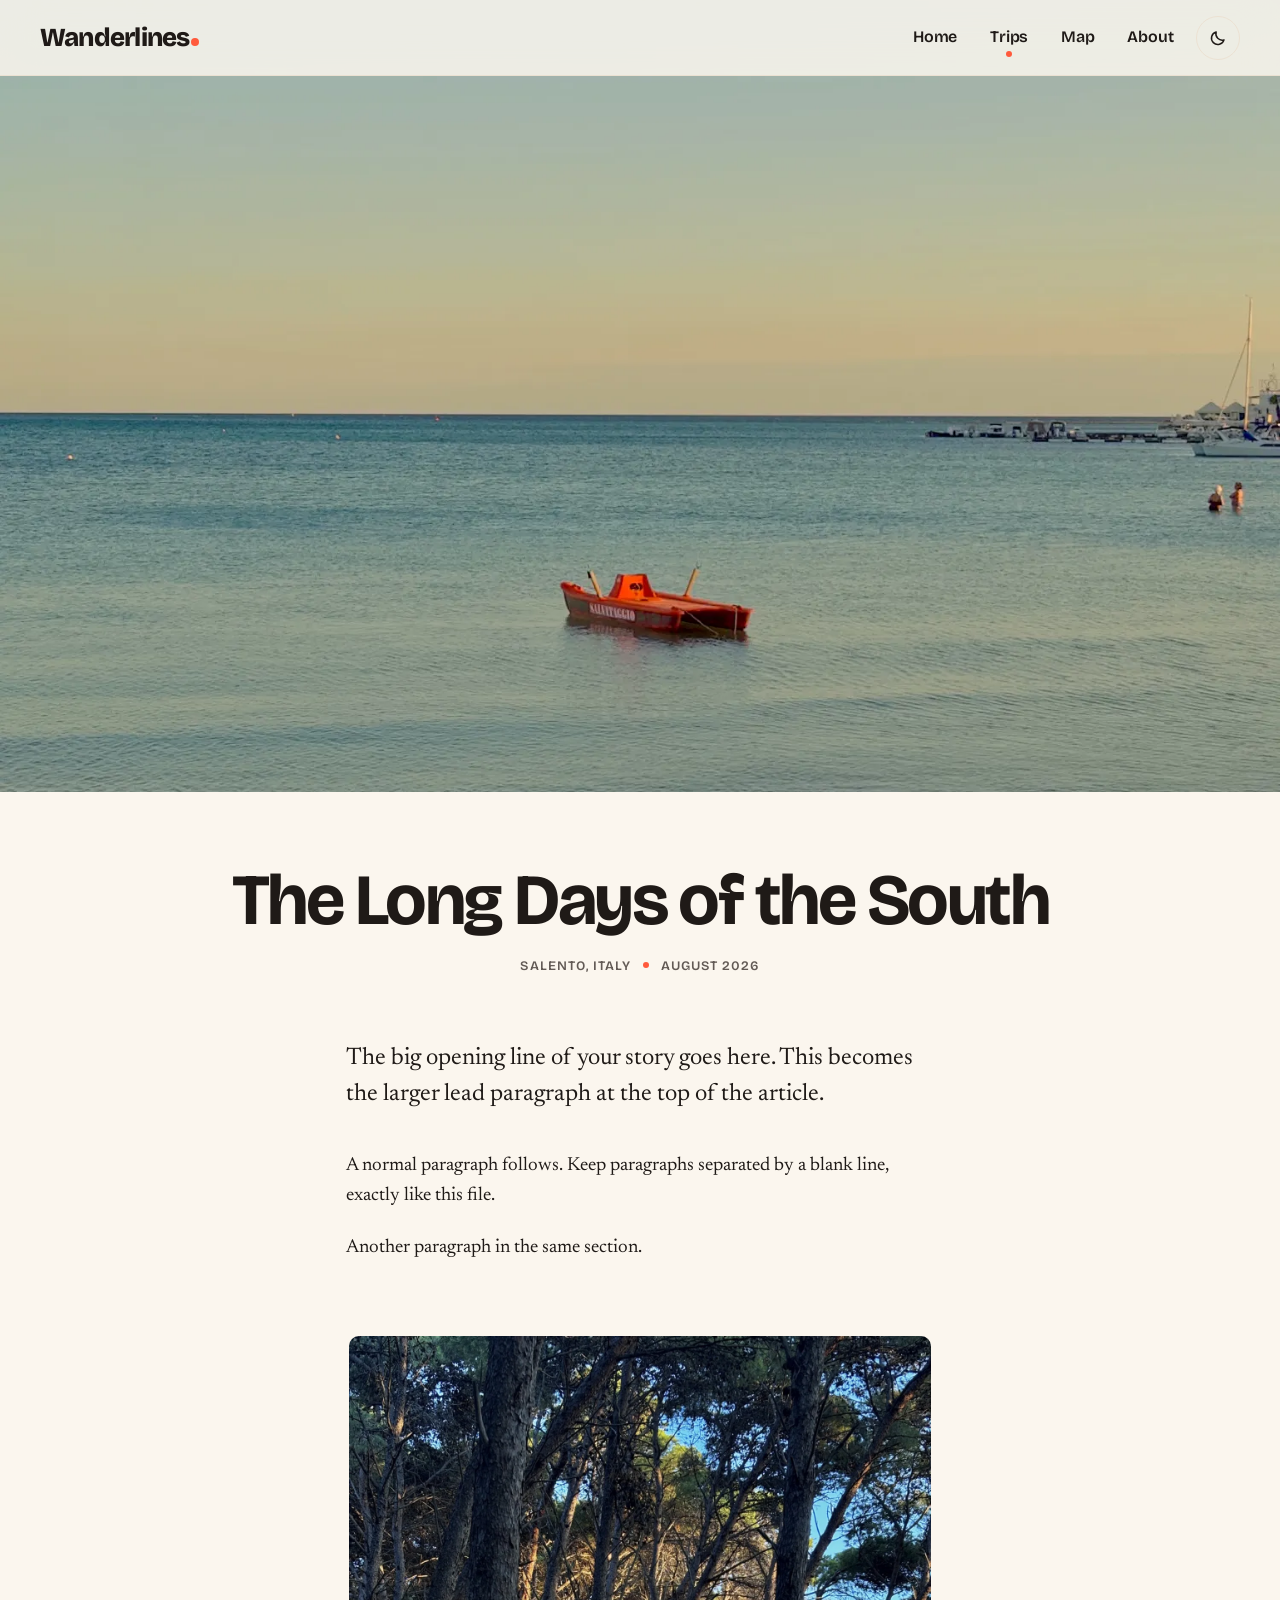
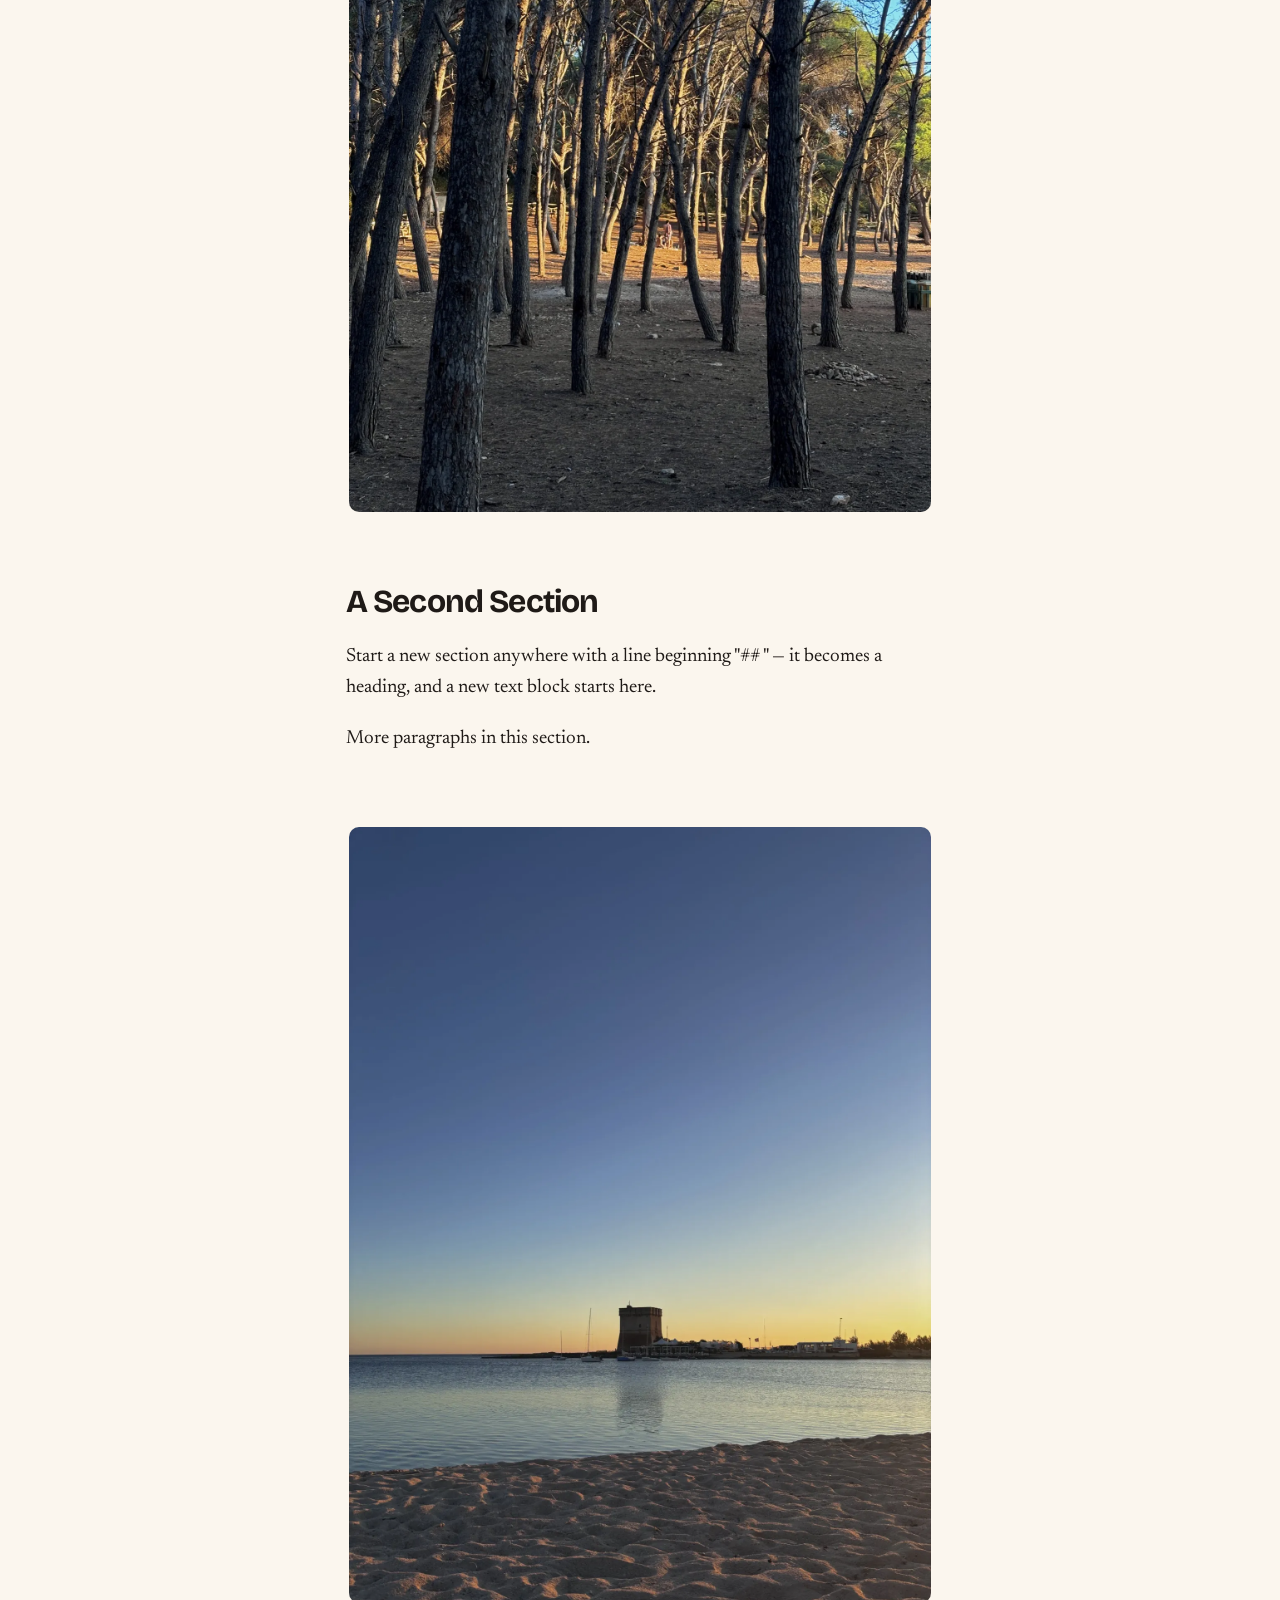
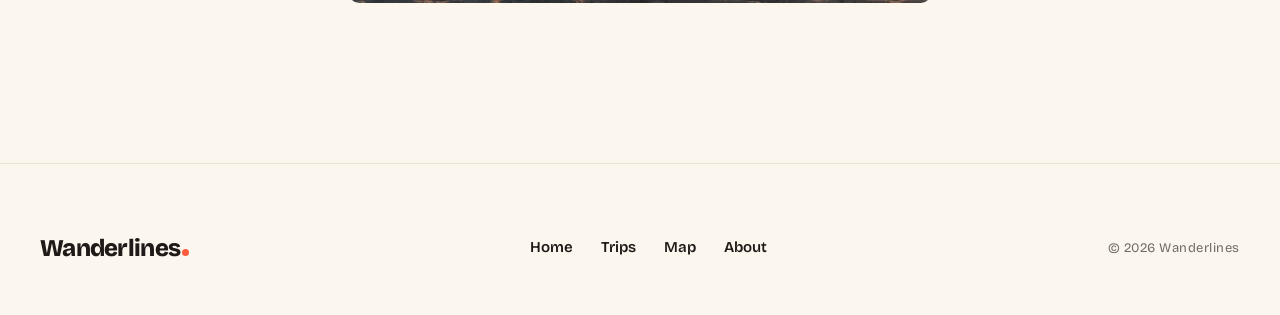
<file: post-the-long-days-of-the-south.html>
<!DOCTYPE html>
<html lang="en" data-theme="light">
<head>
<meta charset="UTF-8">
<meta name="viewport" content="width=device-width, initial-scale=1.0">
<title>The Long Days of the South — Wanderlines</title>
<link rel="preconnect" href="https://fonts.googleapis.com">
<link rel="preconnect" href="https://fonts.gstatic.com" crossorigin>
<link href="https://fonts.googleapis.com/css2?family=Bricolage+Grotesque:opsz,wght@12..96,500..800&family=Newsreader:ital,opsz,wght@0,6..72,400..600;1,6..72,400..500&display=swap" rel="stylesheet">
<link rel="stylesheet" href="style.css">
<script src="theme.js"></script>
</head>
<body>

<nav class="nav">
  <a href="index.html" class="nav-brand">Wanderlines</a>
  <ul class="nav-links">
    <li><a href="index.html">Home</a></li>
    <li><a href="trips.html">Trips</a></li>
    <li><a href="map.html">Map</a></li>
    <li><a href="about.html">About</a></li>
  </ul>
  <div class="nav-actions">
    <button class="theme-toggle" aria-label="Toggle theme"></button>
    <button class="nav-toggle" aria-label="Open menu" aria-expanded="false">
      <span></span><span></span><span></span>
    </button>
  </div>
</nav>
<div class="nav-overlay"></div>

<div class="article-hero">
  <img src="assets/images/the-long-days-of-the-south/01-idg-20250710-193928-067.webp" width="1500" height="2000" fetchpriority="high" alt="The Long Days of the South">
</div>

<header class="article-header">
  <h1 class="article-title">The Long Days of the South</h1>
  <div class="article-meta">
    <span>Salento, Italy</span>
    <span>August 2026</span>
  </div>
</header>

<article class="article-body">

  <div class="prose">
    <p class="lead">
      The big opening line of your story goes here. This becomes the larger lead paragraph at the top of the article.
    </p>
    <p>
      A normal paragraph follows. Keep paragraphs separated by a blank line, exactly like this file.
    </p>
    <p>
      Another paragraph in the same section.
    </p>
  </div>

  <figure class="image-full">
    <img loading="lazy" src="assets/images/the-long-days-of-the-south/02-img-0863.jpg" srcset="assets/images/the-long-days-of-the-south/02-img-0863-800.webp 800w, assets/images/the-long-days-of-the-south/02-img-0863-1400.webp 1400w, assets/images/the-long-days-of-the-south/02-img-0863.webp 1500w" sizes="(max-width: 1400px) 100vw, 1400px" width="1500" height="2000" alt="The Long Days of the South">
  </figure>

  <div class="prose">
    <h2>A Second Section</h2>
    <p>
      Start a new section anywhere with a line beginning "## " — it becomes a heading, and a new text block starts here.
    </p>
    <p>
      More paragraphs in this section.
    </p>
  </div>

  <figure class="image-full">
    <img loading="lazy" src="assets/images/the-long-days-of-the-south/03-img-0947.jpg" srcset="assets/images/the-long-days-of-the-south/03-img-0947-800.webp 800w, assets/images/the-long-days-of-the-south/03-img-0947-1400.webp 1400w, assets/images/the-long-days-of-the-south/03-img-0947.webp 1500w" sizes="(max-width: 1400px) 100vw, 1400px" width="1500" height="2000" alt="The Long Days of the South">
  </figure>

</article>

<footer class="footer">
  <div class="footer-inner">
    <div class="footer-brand">Wanderlines</div>
    <ul class="footer-links">
      <li><a href="index.html">Home</a></li>
      <li><a href="trips.html">Trips</a></li>
      <li><a href="map.html">Map</a></li>
      <li><a href="about.html">About</a></li>
    </ul>
    <div class="footer-copy">© 2026 Wanderlines</div>
  </div>
</footer>

<script src="script.js"></script>
</body>
</html>
</file>
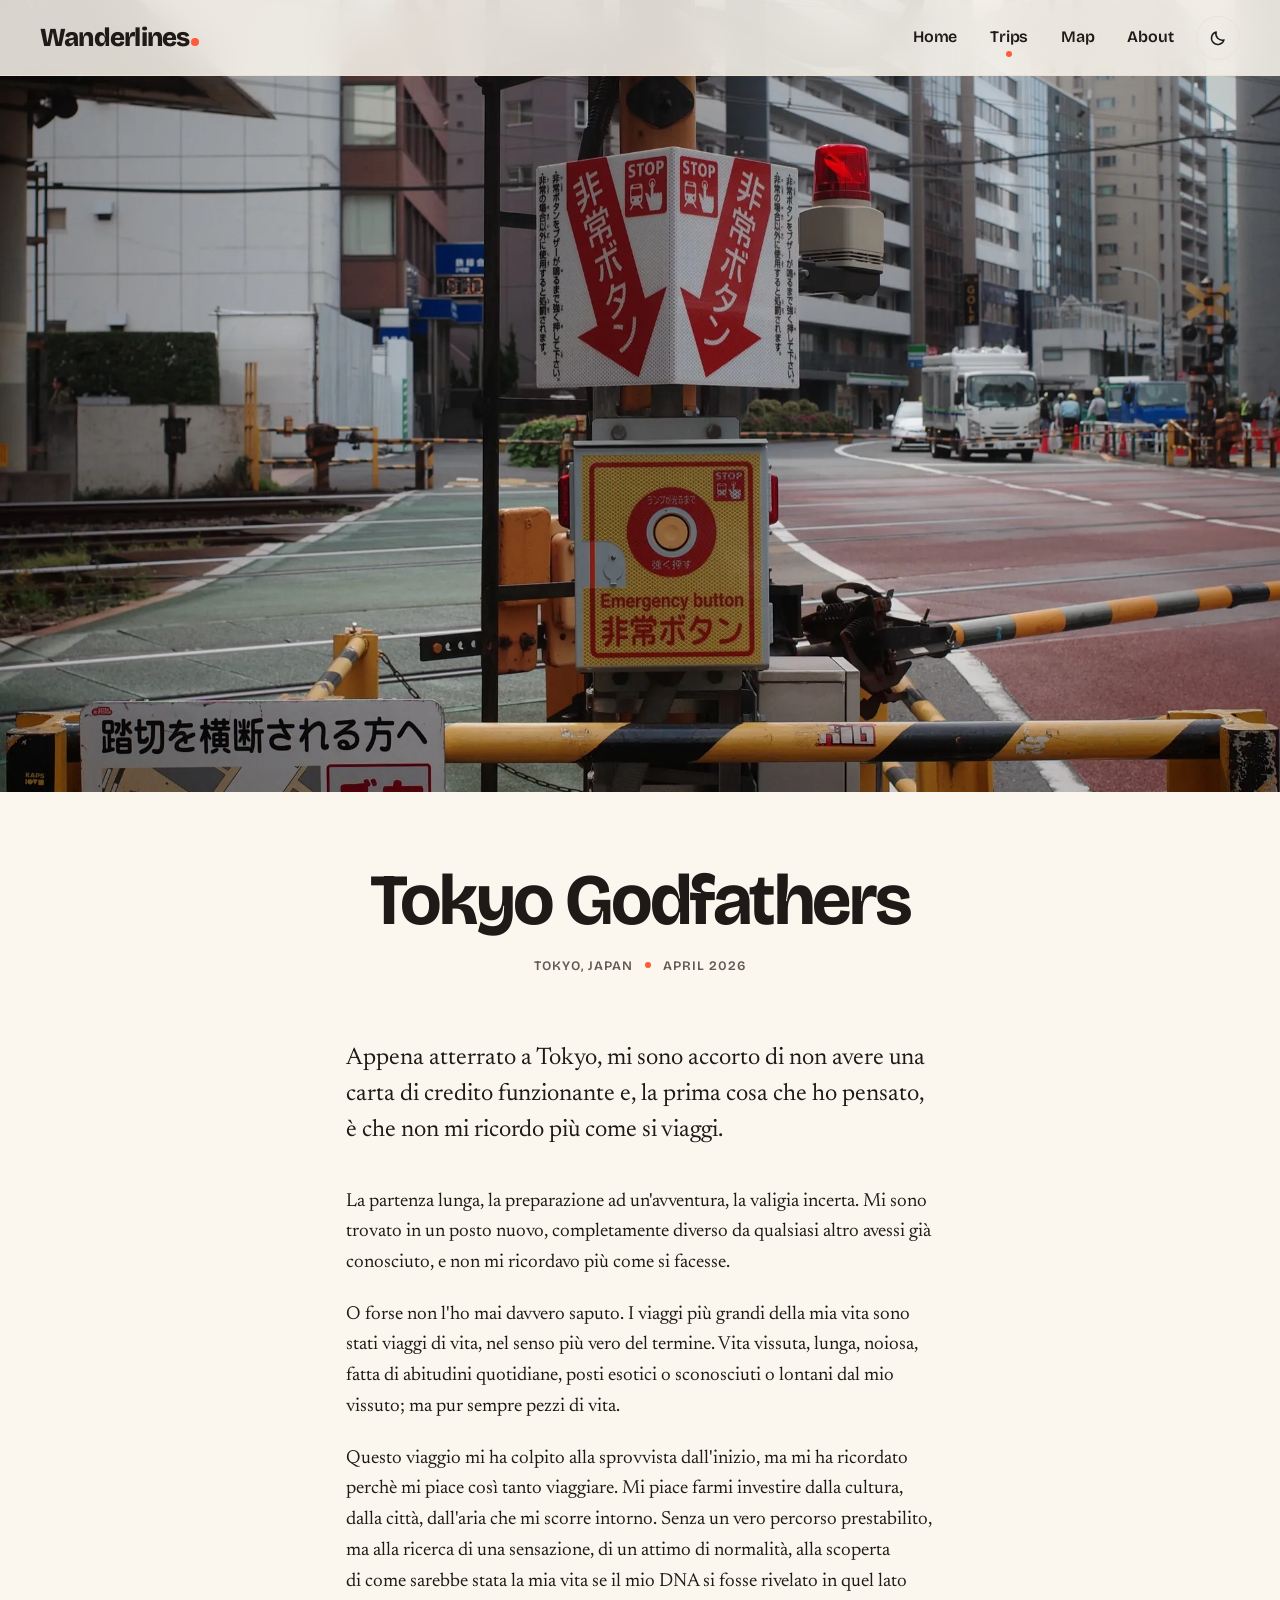
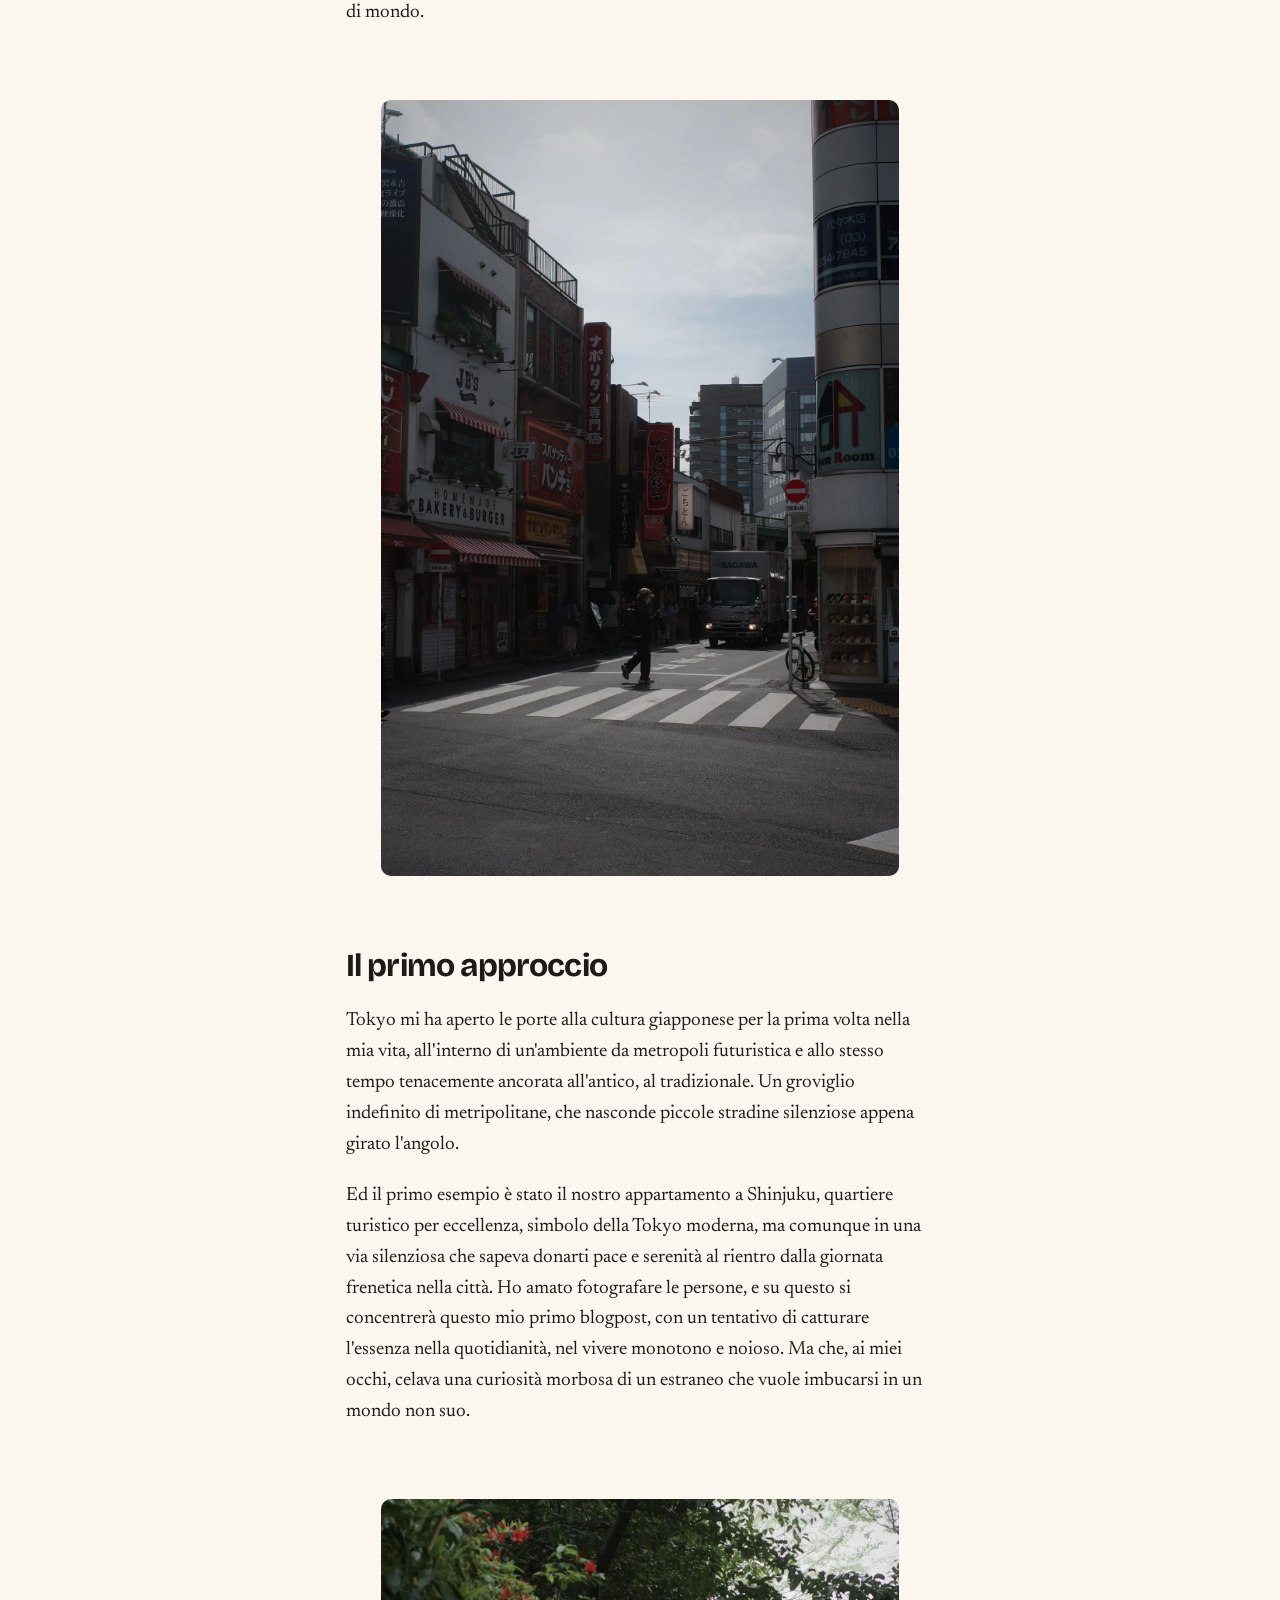
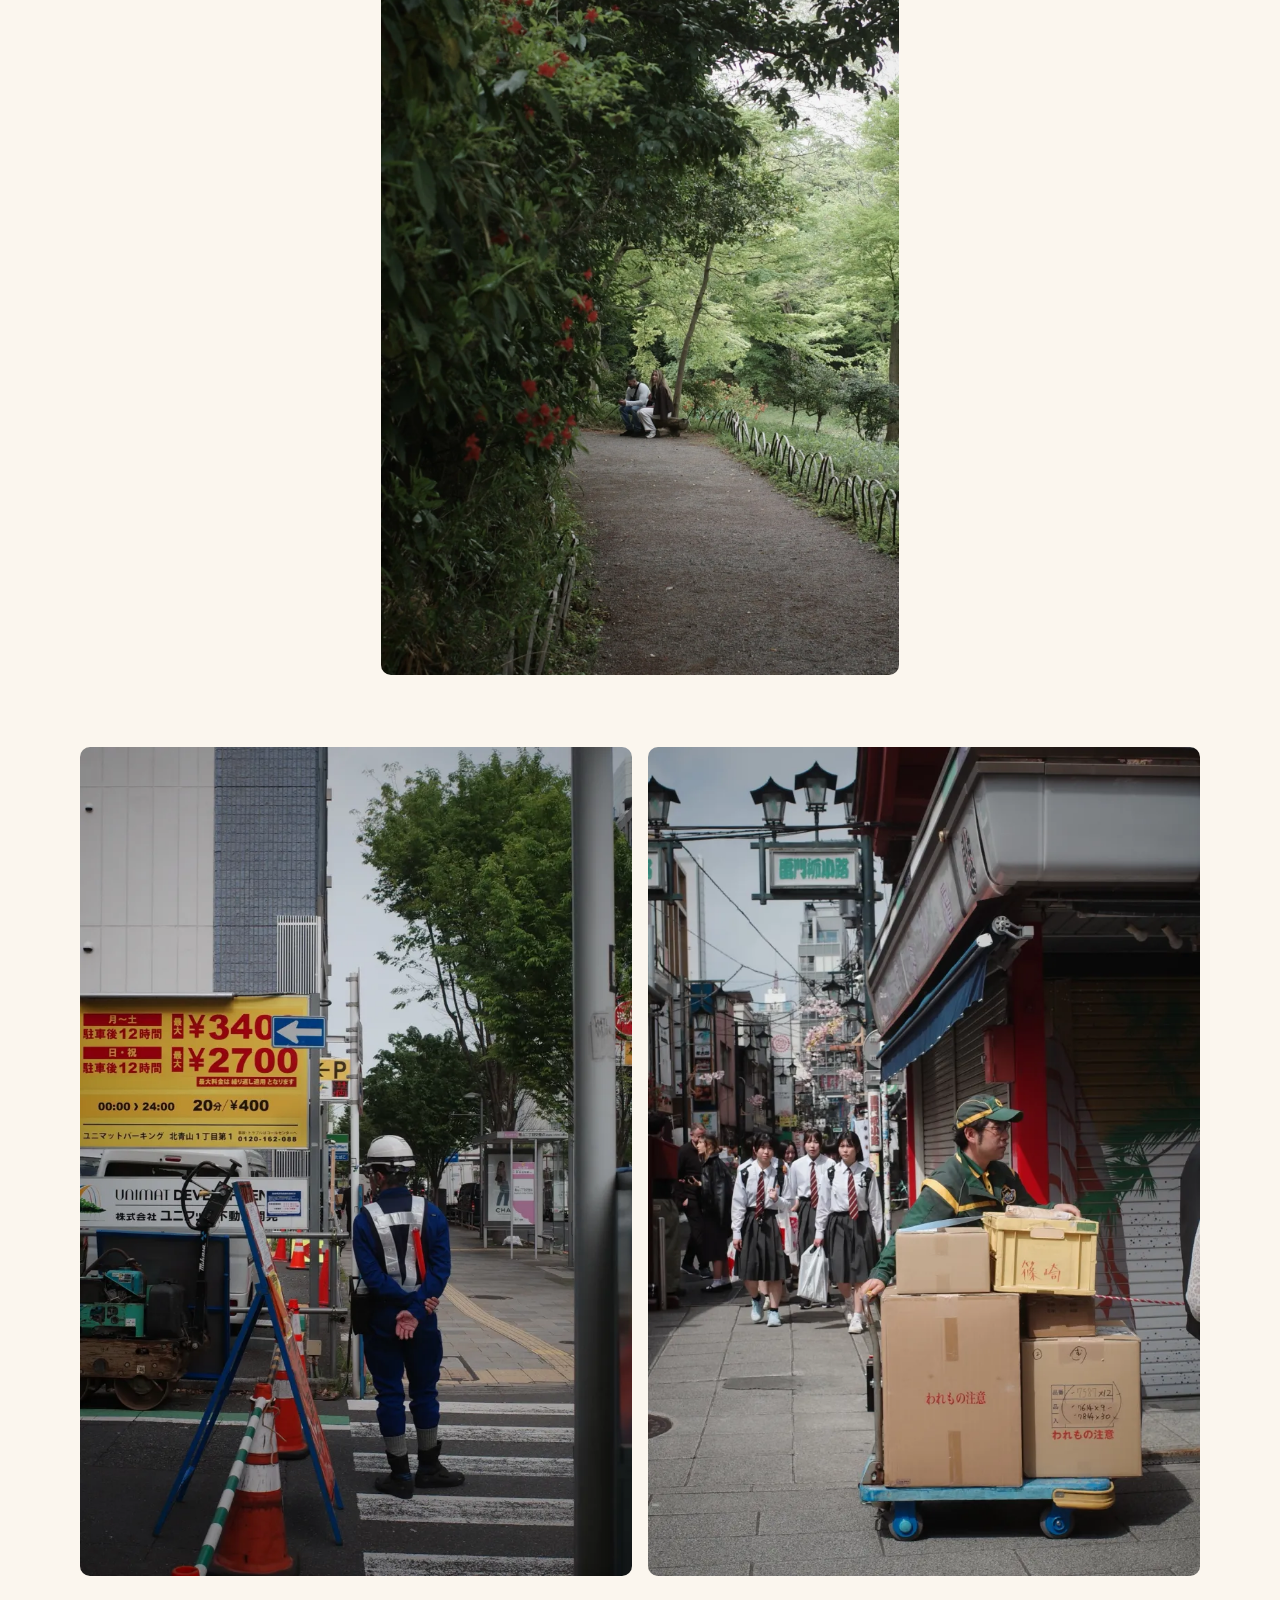
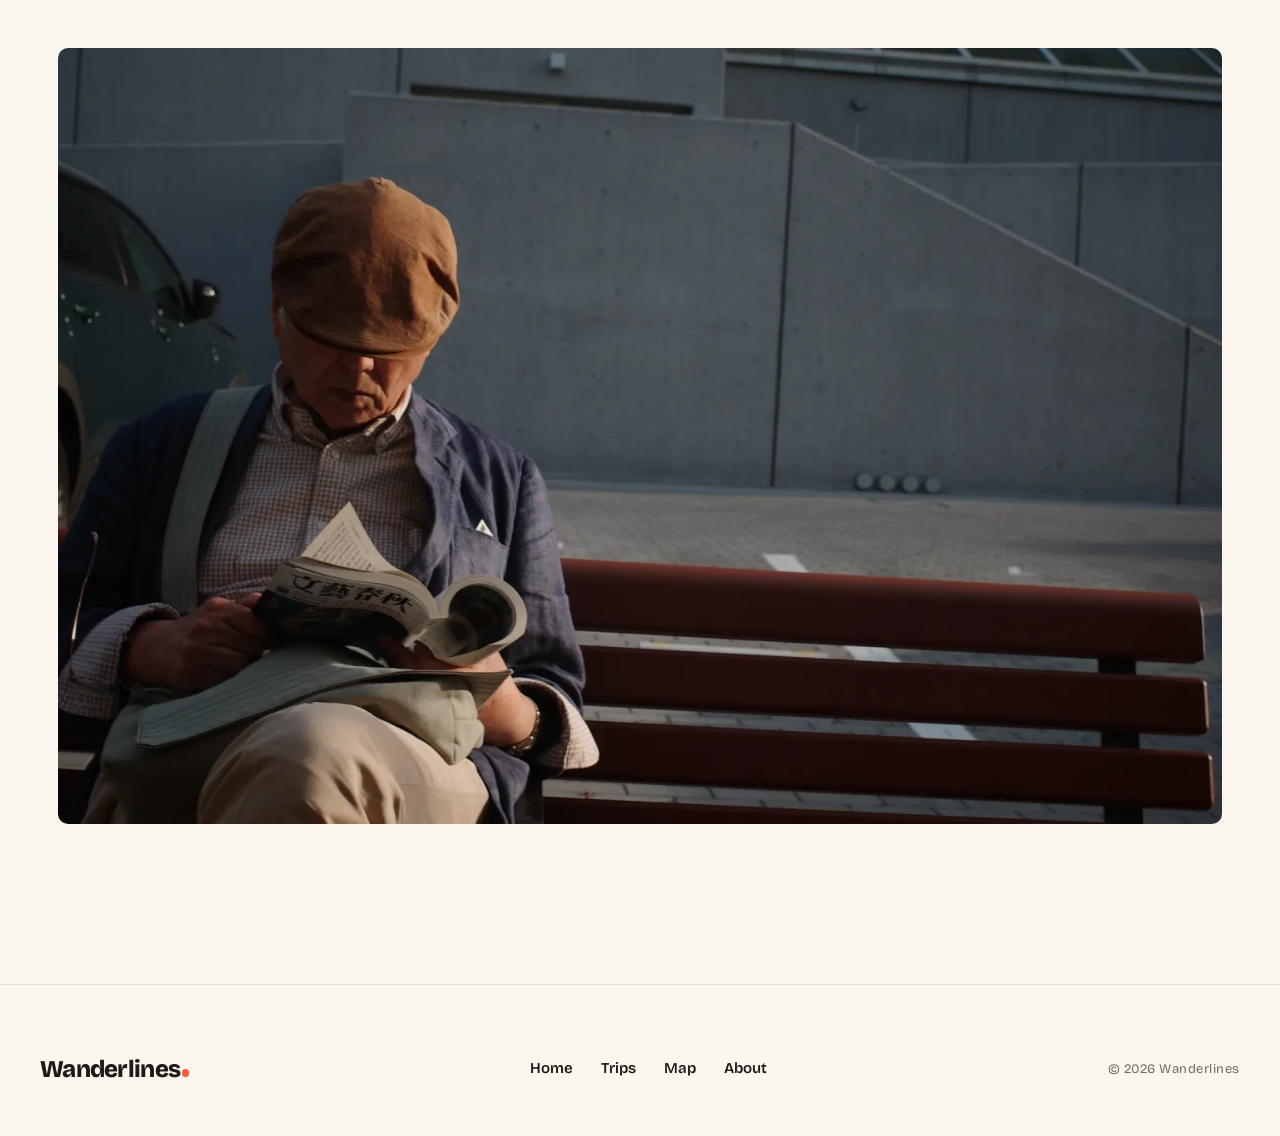
<file: post-tokyo-godfathers.html>
<!DOCTYPE html>
<html lang="en" data-theme="light">
<head>
<meta charset="UTF-8">
<meta name="viewport" content="width=device-width, initial-scale=1.0">
<title>Tokyo Godfathers — Wanderlines</title>
<link rel="preconnect" href="https://fonts.googleapis.com">
<link rel="preconnect" href="https://fonts.gstatic.com" crossorigin>
<link href="https://fonts.googleapis.com/css2?family=Bricolage+Grotesque:opsz,wght@12..96,500..800&family=Newsreader:ital,opsz,wght@0,6..72,400..600;1,6..72,400..500&display=swap" rel="stylesheet">
<link rel="stylesheet" href="style.css">
<script src="theme.js"></script>
</head>
<body>

<nav class="nav">
  <a href="index.html" class="nav-brand">Wanderlines</a>
  <ul class="nav-links">
    <li><a href="index.html">Home</a></li>
    <li><a href="trips.html">Trips</a></li>
    <li><a href="map.html">Map</a></li>
    <li><a href="about.html">About</a></li>
  </ul>
  <div class="nav-actions">
    <button class="theme-toggle" aria-label="Toggle theme"></button>
    <button class="nav-toggle" aria-label="Open menu" aria-expanded="false">
      <span></span><span></span><span></span>
    </button>
  </div>
</nav>
<div class="nav-overlay"></div>

<div class="article-hero">
  <img src="assets/images/tokyo-godfathers/01-r0005752.webp" width="2000" height="1333" fetchpriority="high" alt="Tokyo Godfathers">
</div>

<header class="article-header">
  <h1 class="article-title">Tokyo Godfathers</h1>
  <div class="article-meta">
    <span>Tokyo, Japan</span>
    <span>April 2026</span>
  </div>
</header>

<article class="article-body" lang="it">

  <div class="prose">
    <p class="lead">
      Appena atterrato a Tokyo, mi sono accorto di non avere una carta di credito funzionante e, la prima cosa che ho pensato, è che non mi ricordo più come si viaggi.
    </p>
    <p>
      La partenza lunga, la preparazione ad un'avventura, la valigia incerta. Mi sono trovato in un posto nuovo, completamente diverso da qualsiasi altro avessi già conosciuto, e non mi ricordavo più come si facesse.
    </p>
    <p>
      O forse non l'ho mai davvero saputo. I viaggi più grandi della mia vita sono stati viaggi di vita, nel senso più vero del termine. Vita vissuta, lunga, noiosa, fatta di abitudini quotidiane, posti esotici o sconosciuti o lontani dal mio vissuto; ma pur sempre pezzi di vita.
    </p>
    <p>
      Questo viaggio mi ha colpito alla sprovvista dall'inizio, ma mi ha ricordato perchè mi piace così tanto viaggiare. Mi piace farmi investire dalla cultura, dalla città, dall'aria che mi scorre intorno. Senza un vero percorso prestabilito, ma alla ricerca di una sensazione, di un attimo di normalità, alla scoperta di come sarebbe stata la mia vita se il mio DNA si fosse rivelato in quel lato di mondo.
    </p>
  </div>

  <figure class="image-full">
    <img loading="lazy" src="assets/images/tokyo-godfathers/02-r0005765.jpg" srcset="assets/images/tokyo-godfathers/02-r0005765-800.webp 800w, assets/images/tokyo-godfathers/02-r0005765.webp 1333w" sizes="(max-width: 1400px) 100vw, 1400px" width="1333" height="2000" alt="Tokyo Godfathers">
  </figure>

  <div class="prose">
    <h2>Il primo approccio</h2>
    <p>
      Tokyo mi ha aperto le porte alla cultura giapponese per la prima volta nella mia vita, all'interno di un'ambiente da metropoli futuristica e allo stesso tempo tenacemente ancorata all'antico, al tradizionale. Un groviglio indefinito di metripolitane, che nasconde piccole stradine silenziose appena girato l'angolo.
    </p>
    <p>
      Ed il primo esempio è stato il nostro appartamento a Shinjuku, quartiere turistico per eccellenza, simbolo della Tokyo moderna, ma comunque in una via silenziosa che sapeva donarti pace e serenità al rientro dalla giornata frenetica nella città. Ho amato fotografare le persone, e su questo si concentrerà questo mio primo blogpost, con un tentativo di catturare l'essenza nella quotidianità, nel vivere monotono e noioso. Ma che, ai miei occhi, celava una curiosità morbosa di un estraneo che vuole imbucarsi in un mondo non suo.
    </p>
  </div>

  <figure class="image-full">
    <img loading="lazy" src="assets/images/tokyo-godfathers/03-r0005796.jpg" srcset="assets/images/tokyo-godfathers/03-r0005796-800.webp 800w, assets/images/tokyo-godfathers/03-r0005796.webp 1333w" sizes="(max-width: 1400px) 100vw, 1400px" width="1333" height="2000" alt="Tokyo Godfathers">
  </figure>

  <div class="image-pair">
    <img loading="lazy" src="assets/images/tokyo-godfathers/04-r0005821.jpg" srcset="assets/images/tokyo-godfathers/04-r0005821-800.webp 800w, assets/images/tokyo-godfathers/04-r0005821.webp 1333w" sizes="(max-width: 700px) 100vw, 50vw" width="1333" height="2000" alt="Tokyo Godfathers">
    <img loading="lazy" src="assets/images/tokyo-godfathers/05-r0005933.jpg" srcset="assets/images/tokyo-godfathers/05-r0005933-800.webp 800w, assets/images/tokyo-godfathers/05-r0005933.webp 1333w" sizes="(max-width: 700px) 100vw, 50vw" width="1333" height="2000" alt="Tokyo Godfathers">
  </div>

  <figure class="image-full">
    <img loading="lazy" src="assets/images/tokyo-godfathers/06-r0005992.jpg" srcset="assets/images/tokyo-godfathers/06-r0005992-800.webp 800w, assets/images/tokyo-godfathers/06-r0005992-1400.webp 1400w, assets/images/tokyo-godfathers/06-r0005992.webp 2000w" sizes="(max-width: 1400px) 100vw, 1400px" width="2000" height="1333" alt="Tokyo Godfathers">
  </figure>

</article>

<footer class="footer">
  <div class="footer-inner">
    <div class="footer-brand">Wanderlines</div>
    <ul class="footer-links">
      <li><a href="index.html">Home</a></li>
      <li><a href="trips.html">Trips</a></li>
      <li><a href="map.html">Map</a></li>
      <li><a href="about.html">About</a></li>
    </ul>
    <div class="footer-copy">© 2026 Wanderlines</div>
  </div>
</footer>

<script src="script.js"></script>
</body>
</html>
</file>
<file: style.css>
/* ==========================================================
   Wanderlines
   Voice: Bricolage Grotesque (headlines, labels, UI)
   Reading: Newsreader (stories, subtitles, long text)
   Signature: the coral dot, a pin on the map
   ========================================================== */

:root {
  /* Paper and ink */
  --bg: #fbf6ee;
  --bg-elevated: #ffffff;
  --text: #1f1a17;
  --text-muted: #625a55;
  --text-soft: #736a64;
  --border: #ebe1d2;

  /* Coral is the voice; teal and sun are rare guests */
  --accent: #ff5a3c;          /* fills: dots, bars, pills */
  --accent-ink: #c4361a;      /* coral text on paper, 5:1 */
  --on-accent: #1f1a17;       /* text sitting on a coral fill */
  --accent-teal: #12a58e;
  --accent-sun: #ffbe2e;
  --accent-soft: rgba(255, 90, 60, 0.12);

  --nav-bg: rgba(251, 246, 238, 0.86);
  --card-shadow: 0 22px 44px -24px rgba(31, 26, 23, 0.45);

  /* Map */
  --map-sea: #d6e6ea;
  --map-land: #fffdf8;
  --map-line: #d9cfc0;
  --map-visited: #9fd9cc;
  --map-visited-line: #12a58e;
  --map-visited-hover: #74c6b4;

  /* Type */
  --font-display: 'Bricolage Grotesque', ui-sans-serif, system-ui, sans-serif;
  --font-text: 'Newsreader', 'Iowan Old Style', Georgia, serif;
  --font-sans: var(--font-display);
  --font-serif: var(--font-text);

  --step-label: 0.8125rem;                                   /* 13px  meta, captions */
  --step-ui: 1rem;                                           /* 16px  nav, buttons */
  --step-read: 1.1875rem;                                    /* 19px  story text */
  --step-lead: clamp(1.3125rem, 1.15rem + 0.6vw, 1.5rem);    /* lead paragraph */
  --step-card: clamp(1.5rem, 1.25rem + 0.9vw, 1.875rem);     /* card titles */
  --step-h2: clamp(1.625rem, 1.35rem + 1vw, 2rem);           /* in-story headings */
  --step-section: clamp(2.25rem, 1.5rem + 3vw, 3.5rem);      /* page titles */
  --step-title: clamp(2.5rem, 1.5rem + 4vw, 4.5rem);         /* article title */
  --step-hero: clamp(2.75rem, 1.2rem + 6.4vw, 6rem);         /* homepage hero */

  /* Shape */
  --radius-photo: 10px;
  --nav-height: 76px;
  --max-width: 1400px;
  --measure: 31em;

  /* Motion */
  --ease-out: cubic-bezier(0.22, 1, 0.36, 1);
  --ease-in-out: cubic-bezier(0.65, 0, 0.35, 1);
  --dur-fast: 160ms;
  --dur: 280ms;
  --dur-slow: 750ms;
}

[data-theme="dark"] {
  --bg: #161311;
  --bg-elevated: #201c19;
  --text: #f5efe6;
  --text-muted: #b3a99f;
  --text-soft: #9a9087;
  --border: #2e2925;
  --accent: #ff7a5c;
  --accent-ink: #ff8a6e;
  --on-accent: #161311;
  --accent-teal: #3fd1b8;
  --accent-sun: #ffd36a;
  --accent-soft: rgba(255, 122, 92, 0.16);
  --nav-bg: rgba(22, 19, 17, 0.84);
  --card-shadow: 0 22px 44px -24px rgba(0, 0, 0, 0.85);

  --map-sea: #1a2428;
  --map-land: #29231f;
  --map-line: #3b342e;
  --map-visited: #1f6f62;
  --map-visited-line: #3fd1b8;
  --map-visited-hover: #2a8a79;
}

* {
  margin: 0;
  padding: 0;
  box-sizing: border-box;
}

html {
  color-scheme: light;
  scrollbar-color: var(--text-soft) var(--bg);
  accent-color: var(--accent);
  -webkit-text-size-adjust: 100%;
}

[data-theme="dark"] {
  color-scheme: dark;
}

body {
  background: var(--bg);
  color: var(--text);
  font-family: var(--font-display);
  font-size: var(--step-ui);
  line-height: 1.55;
  -webkit-font-smoothing: antialiased;
  -moz-osx-font-smoothing: grayscale;
  transition: background-color var(--dur) ease, color var(--dur) ease;
}

::selection {
  background: var(--accent);
  color: var(--on-accent);
}

img {
  max-width: 100%;
  display: block;
  height: auto;
}

a {
  color: inherit;
  text-decoration: none;
  transition: color var(--dur-fast) ease;
}

:focus-visible {
  outline: 2px solid var(--accent-ink);
  outline-offset: 3px;
  border-radius: 4px;
}

h1, h2, h3 {
  text-wrap: balance;
}

/* The coral dot: one mark, used wherever the brand speaks */
.nav-brand::after,
.footer-brand::after,
.section-title::after {
  content: "";
  display: inline-block;
  width: 0.3em;
  height: 0.3em;
  margin-left: 0.07em;
  border-radius: 50%;
  background: var(--accent);
}

/* ============ NAVIGATION ============ */
.nav {
  position: fixed;
  top: 0;
  left: 0;
  right: 0;
  z-index: 100;
  height: var(--nav-height);
  padding: 0 2.5rem;
  display: flex;
  justify-content: space-between;
  align-items: center;
  background: var(--nav-bg);
  backdrop-filter: blur(18px) saturate(1.3);
  -webkit-backdrop-filter: blur(18px) saturate(1.3);
  border-bottom: 1px solid var(--border);
  transition: background-color var(--dur) ease, box-shadow var(--dur) ease;
}

.nav.is-scrolled {
  box-shadow: 0 12px 28px -22px rgba(31, 26, 23, 0.5);
}

/* Reading progress, posts only */
.nav-progress {
  position: absolute;
  left: 0;
  bottom: -1px;
  width: 100%;
  height: 2px;
  background: var(--accent);
  transform-origin: left center;
  transform: scaleX(var(--scroll-progress, 0));
  pointer-events: none;
}

.nav-brand {
  font-family: var(--font-display);
  font-size: 1.625rem;
  font-weight: 800;
  letter-spacing: -0.03em;
  line-height: 1;
}

.nav-brand::after {
  transition: translate 420ms var(--ease-out), background-color var(--dur) ease;
}

.nav-brand:hover::after {
  translate: 0 -0.32em;
  background: var(--accent-teal);
}

.nav-links {
  display: flex;
  gap: 0.25rem;
  align-items: center;
  list-style: none;
  margin-left: auto;
}

.nav-actions {
  position: relative;
  z-index: 210;
  display: flex;
  align-items: center;
  gap: 0.5rem;
  -webkit-tap-highlight-color: transparent;
}

.nav-links a {
  position: relative;
  display: block;
  padding: 0.5rem 0.9rem;
  font-family: var(--font-display);
  font-size: var(--step-ui);
  font-weight: 600;
  letter-spacing: -0.01em;
}

.nav-links a::after {
  content: "";
  position: absolute;
  left: 50%;
  bottom: 0.05rem;
  width: 6px;
  height: 6px;
  margin-left: -3px;
  border-radius: 50%;
  background: var(--accent);
  scale: 0;
  transition: scale var(--dur) var(--ease-out);
}

.nav-links a:hover {
  color: var(--accent-ink);
}

.nav-links a[aria-current="page"]::after {
  scale: 1;
}

.theme-toggle {
  background: none;
  border: 1.5px solid var(--border);
  color: var(--text);
  width: 44px;
  height: 44px;
  margin-left: 0.5rem;
  border-radius: 50%;
  cursor: pointer;
  display: flex;
  align-items: center;
  justify-content: center;
  transition: border-color var(--dur-fast) ease, color var(--dur-fast) ease;
}

.theme-toggle:hover {
  border-color: var(--text);
  color: var(--accent-ink);
}

.theme-toggle.has-switched svg {
  animation: icon-swap 520ms var(--ease-out);
}

@keyframes icon-swap {
  from {
    opacity: 0;
    rotate: -90deg;
    scale: 0.6;
  }
}

.nav-toggle {
  display: none;
  background: none;
  border: none;
  width: 44px;
  height: 44px;
  padding: 13px 11px;
  margin-right: -11px;
  cursor: pointer;
  flex-direction: column;
  justify-content: space-between;
  touch-action: manipulation;
}

.nav-toggle span {
  display: block;
  width: 100%;
  height: 2px;
  border-radius: 2px;
  background: var(--text);
  transition: transform var(--dur) var(--ease-out), opacity var(--dur-fast) ease;
}

.nav-toggle span:nth-child(2) {
  width: 70%;
  background: var(--accent);
}

.nav-toggle[aria-expanded="true"] span:nth-child(1) {
  transform: translateY(8px) rotate(45deg);
}

.nav-toggle[aria-expanded="true"] span:nth-child(2) {
  opacity: 0;
}

.nav-toggle[aria-expanded="true"] span:nth-child(3) {
  transform: translateY(-8px) rotate(-45deg);
}

.nav-overlay {
  position: fixed;
  inset: 0;
  background: rgba(22, 19, 17, 0.45);
  z-index: 90;
  opacity: 0;
  pointer-events: none;
  transition: opacity var(--dur) ease;
}

.nav-overlay.open {
  opacity: 1;
  pointer-events: auto;
}

/* ============ HERO ============ */
.hero-link {
  display: block;
  color: inherit;
  -webkit-tap-highlight-color: transparent;
}

.hero-link:focus-visible {
  outline-offset: -8px;
  border-radius: 0;
}

.hero {
  height: 100vh;
  height: 100svh;
  width: 100%;
  position: relative;
  overflow: hidden;
  display: flex;
  align-items: flex-end;
  justify-content: center;
  padding-bottom: 5.5rem;
  background: #161311;
}

.hero-image {
  position: absolute;
  inset: 0;
  width: 100%;
  height: 100%;
  object-fit: cover;
  z-index: 1;
  animation: develop 1.8s var(--ease-out) backwards;
}

/* A neutral scrim for legibility: it darkens, never re-colours, the photo */
.hero-overlay {
  position: absolute;
  inset: 0;
  z-index: 2;
  background: linear-gradient(
    to bottom,
    rgba(14, 12, 10, 0.28) 0%,
    rgba(14, 12, 10, 0) 24%,
    rgba(14, 12, 10, 0) 46%,
    rgba(14, 12, 10, 0.74) 100%
  );
}

.hero-content {
  position: relative;
  z-index: 3;
  text-align: center;
  color: #fff;
  padding: 0 1.5rem;
  max-width: 1000px;
}

.hero-title {
  font-family: var(--font-display);
  font-size: var(--step-hero);
  font-weight: 700;
  line-height: 0.95;
  letter-spacing: -0.035em;
  margin-bottom: 1rem;
  text-shadow: 0 2px 28px rgba(0, 0, 0, 0.28);
  animation: title-in 1.1s var(--ease-out) 0.35s backwards;
}

.hero-subtitle {
  font-family: var(--font-text);
  font-style: italic;
  font-size: var(--step-lead);
  line-height: 1.35;
  opacity: 0.94;
  animation: fade-up 0.9s var(--ease-out) 0.7s backwards;
}

.hero-meta {
  display: flex;
  justify-content: center;
  align-items: center;
  flex-wrap: wrap;
  gap: 0.75rem;
  margin-top: 1.5rem;
  font-family: var(--font-display);
  font-size: var(--step-label);
  font-weight: 600;
  letter-spacing: 0.06em;
  text-transform: uppercase;
  animation: fade-up 0.9s var(--ease-out) 0.85s backwards;
}

.hero-tag {
  display: inline-block;
  padding: 0.3rem 0.8rem;
  border-radius: 999px;
  background: var(--accent);
  color: #1f1a17;
  font-weight: 700;
  rotate: -2deg;
}

@keyframes develop {
  from {
    scale: 1.06;
    filter: saturate(0.25) brightness(1.18);
  }
}

@keyframes title-in {
  from {
    clip-path: inset(100% -10% -30% -10%);
    translate: 0 0.3em;
  }
  to {
    clip-path: inset(-20% -10% -30% -10%);
    translate: 0 0;
  }
}

@keyframes fade-up {
  from {
    opacity: 0;
    translate: 0 10px;
  }
}

/* ============ SECTIONS ============ */
.section {
  padding: 6rem 2.5rem;
  max-width: var(--max-width);
  margin: 0 auto;
}

.section-page {
  padding-top: calc(var(--nav-height) + 4.5rem);
}

.section-recent {
  padding-top: 4rem;
  padding-bottom: 3rem;
}

.section-header {
  display: flex;
  justify-content: space-between;
  align-items: flex-end;
  gap: 1rem;
  margin-bottom: 3.5rem;
  padding-bottom: 1.5rem;
  border-bottom: 1px solid var(--border);
}

.section-title {
  font-family: var(--font-display);
  font-size: var(--step-section);
  font-weight: 800;
  line-height: 1;
  letter-spacing: -0.035em;
}

.section-meta {
  font-family: var(--font-display);
  font-size: 0.875rem;
  font-weight: 600;
  color: var(--text-muted);
  font-variant-numeric: tabular-nums;
}

/* ============ TRIP GRID ============ */
.trip-grid {
  display: grid;
  grid-template-columns: repeat(auto-fit, minmax(min(380px, 100%), 1fr));
  gap: 4rem 2.5rem;
}

.trip-card {
  display: block;
}

.trip-card-image {
  position: relative;
  width: 100%;
  aspect-ratio: 4 / 5;
  overflow: hidden;
  border-radius: var(--radius-photo);
  background: var(--border);
  margin-bottom: 1.25rem;
  /* Returning to full strength waits a beat, so crossing the grid gap doesn't flicker */
  transition: box-shadow 500ms var(--ease-out), filter 400ms ease 150ms, opacity 400ms ease 150ms;
}

.trip-card-image img {
  width: 100%;
  height: 100%;
  object-fit: cover;
  transition: opacity 600ms ease, scale 1.1s var(--ease-out);
}

.trip-card-meta {
  display: flex;
  align-items: center;
  gap: 0.5rem;
  font-family: var(--font-display);
  font-size: var(--step-label);
  font-weight: 600;
  letter-spacing: 0.06em;
  text-transform: uppercase;
  color: var(--accent-ink);
  margin-bottom: 0.5rem;
}

.trip-card-meta::before {
  content: "";
  flex: none;
  width: 7px;
  height: 7px;
  border-radius: 50%;
  background: var(--accent);
}

.trip-card-title {
  font-family: var(--font-display);
  font-size: var(--step-card);
  font-weight: 700;
  line-height: 1.1;
  letter-spacing: -0.025em;
  background: linear-gradient(var(--accent), var(--accent)) no-repeat 0 100% / 0 0.1em;
  display: inline;
  transition: background-size 500ms var(--ease-out);
}

.trip-card-subtitle {
  margin-top: 0.5rem;
  font-family: var(--font-text);
  font-style: italic;
  font-size: 1.125rem;
  line-height: 1.4;
  color: var(--text-muted);
}

@media (hover: hover) and (pointer: fine) {
  .trip-card:hover .trip-card-image {
    box-shadow: var(--card-shadow);
  }

  .trip-card:hover .trip-card-image img {
    scale: 1.035;
  }

  .trip-card:hover .trip-card-title {
    background-size: 100% 0.1em;
  }

  /* Hovering one story quiets the others */
  .trip-grid:has(.trip-card:hover) .trip-card:not(:hover) .trip-card-image {
    opacity: 0.62;
    filter: saturate(0.4);
    transition-delay: 0s;
  }

  .trip-card:hover .trip-card-image {
    transition-delay: 0s;
  }
}

.trip-card:focus-visible {
  outline: none;
}

.trip-card:focus-visible .trip-card-title {
  background-size: 100% 0.1em;
}

.trip-card:focus-visible .trip-card-image {
  outline: 2px solid var(--accent-ink);
  outline-offset: 4px;
}

.trip-grid.featured .trip-card:first-child {
  grid-column: span 2;
}

.trip-grid.featured .trip-card:first-child .trip-card-image {
  aspect-ratio: 16 / 9;
}

.trip-grid.featured .trip-card:first-child .trip-card-image img {
  object-position: 50% 35%;
}

.trip-grid.featured .trip-card:first-child .trip-card-title {
  font-size: clamp(2rem, 1.4rem + 2vw, 2.75rem);
}

@media (max-width: 900px) {
  .trip-grid.featured .trip-card:first-child {
    grid-column: span 1;
  }
  .trip-grid.featured .trip-card:first-child .trip-card-image {
    aspect-ratio: 4 / 5;
  }
}

/* Scroll reveal, only when script.js is running (content stays visible otherwise) */
.js .reveal {
  opacity: 0;
  translate: 0 28px;
  transition:
    opacity 700ms ease calc(var(--reveal-i, 0) * 80ms),
    translate 1s var(--ease-out) calc(var(--reveal-i, 0) * 80ms);
}

.js .reveal.is-in {
  opacity: 1;
  translate: 0 0;
}

@media print {
  .js .reveal,
  .js img[loading="lazy"] {
    opacity: 1 !important;
    translate: none !important;
  }
}

/* ============ ALL TRIPS CTA ============ */
.all-trips {
  max-width: var(--max-width);
  margin: 0 auto;
  padding: 1rem 2.5rem 6rem;
  display: flex;
  justify-content: center;
}

.all-trips-button {
  display: inline-flex;
  align-items: center;
  gap: 1rem;
  padding: 0.6rem 0.6rem 0.6rem 1.75rem;
  border-radius: 999px;
  background: var(--text);
  color: var(--bg);
  font-family: var(--font-display);
  font-size: 1.1875rem;
  font-weight: 700;
  letter-spacing: -0.01em;
  transition: background-color var(--dur) ease, scale var(--dur-fast) var(--ease-out);
}

.all-trips-arrow {
  width: 44px;
  height: 44px;
  border-radius: 50%;
  display: flex;
  align-items: center;
  justify-content: center;
  background: var(--accent);
  color: #1f1a17;
  overflow: hidden;
}

.all-trips-arrow svg {
  transition: translate 450ms var(--ease-out);
}

.all-trips-button:hover .all-trips-arrow svg {
  animation: arrow-through 520ms var(--ease-out);
}

.all-trips-button:active {
  scale: 0.97;
}

@keyframes arrow-through {
  45% {
    translate: 140% 0;
  }
  46% {
    translate: -140% 0;
  }
  to {
    translate: 0 0;
  }
}

/* ============ ARTICLE LAYOUT ============ */
.article-hero {
  height: 88vh;
  height: 88svh;
  width: 100%;
  position: relative;
  overflow: hidden;
  background: #161311;
}

.article-hero img {
  width: 100%;
  height: 100%;
  object-fit: cover;
  animation: develop 1.6s var(--ease-out) backwards;
}

.article-header {
  max-width: 900px;
  margin: 4.5rem auto 4rem;
  padding: 0 2rem;
  text-align: center;
}

.article-title {
  font-family: var(--font-display);
  font-size: var(--step-title);
  font-weight: 700;
  line-height: 1;
  letter-spacing: -0.035em;
  margin-bottom: 1.25rem;
}

.article-meta {
  display: flex;
  justify-content: center;
  align-items: center;
  flex-wrap: wrap;
  gap: 0.25rem 0.75rem;
  font-family: var(--font-display);
  font-size: var(--step-label);
  font-weight: 600;
  letter-spacing: 0.08em;
  text-transform: uppercase;
  color: var(--text-muted);
}

.article-meta > * + *::before {
  content: "";
  display: inline-block;
  width: 6px;
  height: 6px;
  margin-right: 0.75rem;
  border-radius: 50%;
  background: var(--accent);
  vertical-align: 0.15em;
}

.article-body {
  max-width: var(--max-width);
  margin: 0 auto;
  padding: 0 2.5rem 6rem;
}

.article-body > * + * {
  margin-top: 4.5rem;
}

.prose {
  max-width: var(--measure);
  margin-left: auto;
  margin-right: auto;
  font-family: var(--font-text);
  font-size: var(--step-read);
  line-height: 1.62;
  color: var(--text);
  hyphens: auto;
  text-wrap: pretty;
}

.prose p + p {
  margin-top: 1.1em;
}

.prose h2 {
  font-family: var(--font-display);
  font-size: var(--step-h2);
  font-weight: 700;
  line-height: 1.12;
  letter-spacing: -0.025em;
  margin: 2.6em 0 0.7em;
  hyphens: manual;
}

.prose h2:first-child {
  margin-top: 0;
}

.prose h3 {
  font-family: var(--font-display);
  font-size: 1.375rem;
  font-weight: 700;
  letter-spacing: -0.02em;
  margin: 2em 0 0.5em;
}

.prose .lead {
  font-size: var(--step-lead);
  line-height: 1.5;
  margin-bottom: 1.6em;
}

.prose a,
.about-content a {
  color: var(--accent-ink);
  text-decoration: underline;
  text-decoration-thickness: 0.07em;
  text-underline-offset: 0.18em;
}

.prose a:hover,
.about-content a:hover {
  text-decoration-thickness: 0.14em;
}

/* ============ IMAGE BLOCKS ============ */
/* Photos are shown whole: natural aspect ratio, capped to the viewport height */
.article-body img {
  border-radius: var(--radius-photo);
}

.image-full img {
  width: auto;
  max-width: 100%;
  max-height: calc(100svh - var(--nav-height) - 3rem);
  margin-inline: auto;
}

.image-caption {
  max-width: var(--measure);
  margin: 1rem auto 0;
  font-family: var(--font-display);
  font-size: var(--step-label);
  font-weight: 500;
  letter-spacing: 0.04em;
  color: var(--text-soft);
  text-align: center;
}

.image-portrait {
  max-width: 800px;
  margin-inline: auto;
}

.image-portrait img {
  width: auto;
  max-height: calc(100svh - var(--nav-height) - 3rem);
  margin-inline: auto;
}

.image-pair {
  display: grid;
  grid-template-columns: 1fr 1fr;
  align-items: start;
  gap: 1rem;
  max-width: 1120px;
  margin-inline: auto;
}

.image-pair img {
  width: 100%;
}

.image-triptych {
  display: grid;
  grid-template-columns: 1fr 1fr 1fr;
  align-items: start;
  gap: 0.75rem;
}

.image-triptych img {
  width: 100%;
}

@media (max-width: 700px) {
  .image-pair,
  .image-triptych {
    grid-template-columns: 1fr;
  }
}

/* ============ ABOUT PAGE ============ */
.about-hero {
  padding: calc(var(--nav-height) + 5rem) 2rem 3rem;
  text-align: center;
  max-width: 900px;
  margin: 0 auto;
}

.about-hero h1 {
  font-family: var(--font-display);
  font-size: var(--step-title);
  font-weight: 700;
  line-height: 1.02;
  letter-spacing: -0.035em;
}

.about-portrait {
  max-width: 560px;
  margin: 2rem auto 3rem;
  padding: 0 1.5rem;
}

.about-portrait img {
  width: 100%;
  aspect-ratio: 3 / 4;
  object-fit: cover;
  border-radius: var(--radius-photo);
}

.about-content {
  max-width: var(--measure);
  margin: 0 auto;
  padding: 1rem 1.5rem 6rem;
  font-family: var(--font-text);
  font-size: var(--step-read);
  line-height: 1.62;
  text-wrap: pretty;
  box-sizing: content-box;
}

.about-content p + p {
  margin-top: 1.1em;
}

/* ============ FOOTER ============ */
.footer {
  border-top: 1px solid var(--border);
  padding: 4rem 2.5rem 3rem;
  margin-top: 4rem;
}

.all-trips + .footer {
  margin-top: 0;
}

.footer-inner {
  max-width: var(--max-width);
  margin: 0 auto;
  display: flex;
  justify-content: space-between;
  align-items: center;
  flex-wrap: wrap;
  gap: 2rem;
}

.footer-brand {
  font-family: var(--font-display);
  font-size: 1.5rem;
  font-weight: 800;
  letter-spacing: -0.03em;
  line-height: 1;
}

.footer-links {
  display: flex;
  gap: 0.5rem 1.75rem;
  flex-wrap: wrap;
  list-style: none;
  font-family: var(--font-display);
  font-size: 0.9375rem;
  font-weight: 600;
}

.footer-links a {
  display: inline-block;
  padding: 0.5rem 0;
}

.footer-links a:hover {
  color: var(--accent-ink);
}

.footer-copy {
  font-size: var(--step-label);
  color: var(--text-soft);
  letter-spacing: 0.04em;
}

/* ============ LAZY LOADING ============ */
/* Hidden only while script.js is present to reveal them; a failed load shows the placeholder */
.js img[loading="lazy"]:not(.loaded) {
  opacity: 0;
}

.article-body img,
.about-portrait img {
  transition: opacity 700ms ease, scale 1.2s var(--ease-out);
}

/* Story photos develop in: a slight settle as they appear */
.js .article-body img[loading="lazy"]:not(.loaded) {
  scale: 1.015;
}

/* ============ LIGHTBOX ============ */
.article-body img {
  cursor: zoom-in;
}

.lightbox {
  position: fixed;
  inset: 0;
  z-index: 1000;
  display: flex;
  align-items: center;
  justify-content: center;
  background: rgba(14, 12, 10, 0.96);
  cursor: zoom-out;
  touch-action: manipulation;
  -webkit-user-select: none;
  user-select: none;
  -webkit-tap-highlight-color: transparent;
  opacity: 0;
  visibility: hidden;
  /* Closing: the photo fades first over a still-dark backdrop, then the backdrop lifts */
  transition: opacity 200ms ease 100ms, visibility 0s linear 300ms;
}

.lightbox.open {
  opacity: 1;
  visibility: visible;
  transition: opacity 280ms ease, visibility 0s;
}

/* The photo arrives just after the backdrop has covered the page,
   so the page photo and the lightbox copy never show doubled */
.lightbox-stage {
  display: grid;
  place-items: center;
  width: 100%;
  height: 100%;
  opacity: 0;
  scale: 0.97;
  transition: opacity 120ms ease, scale 240ms var(--ease-out);
}

.lightbox.open .lightbox-stage {
  opacity: 1;
  scale: 1;
  transition: opacity 260ms ease 110ms, scale 520ms var(--ease-out) 110ms;
}

/* Both layers share one grid cell. Flipping fades the incoming photo in on
   top while the outgoing one holds underneath, so the frame never dims;
   the outgoing photo then clears away in case the shapes differ. */
.lightbox-layer {
  grid-area: 1 / 1;
  z-index: 0;
  max-width: 92vw;
  max-height: 88vh;
  width: auto;
  height: auto;
  object-fit: contain;
  opacity: 0;
  transition: opacity 120ms ease 240ms;
}

.lightbox-layer.is-current {
  z-index: 1;
  opacity: 1;
  transition: opacity 240ms var(--ease-in-out);
}

.lightbox-layer:not([src]) {
  display: none;
}

.lightbox button {
  position: fixed;
  background: none;
  border: none;
  color: #fff;
  cursor: pointer;
  width: 48px;
  height: 48px;
  display: flex;
  align-items: center;
  justify-content: center;
  border-radius: 50%;
  opacity: 0.7;
  transition: opacity var(--dur-fast) ease, background-color var(--dur-fast) ease;
}

.lightbox button:hover,
.lightbox button:focus-visible {
  opacity: 1;
  background: rgba(255, 255, 255, 0.1);
}

.lightbox button:focus-visible {
  outline-color: #fff;
}

.lightbox-close {
  top: 1.25rem;
  right: 1.25rem;
}

.lightbox-nav {
  top: 50%;
  translate: 0 -50%;
}

.lightbox-prev {
  left: 1rem;
}

.lightbox-next {
  right: 1rem;
}

.lightbox-counter {
  position: fixed;
  bottom: 1.5rem;
  left: 50%;
  translate: -50% 0;
  color: rgba(255, 255, 255, 0.75);
  font-family: var(--font-display);
  font-size: var(--step-label);
  font-weight: 600;
  letter-spacing: 0.08em;
  font-variant-numeric: tabular-nums;
}

@media (max-width: 600px) {
  .lightbox-prev {
    left: 0.25rem;
  }
  .lightbox-next {
    right: 0.25rem;
  }
}

/* ============ PAGE TRANSITIONS ============ */
@view-transition {
  navigation: auto;
}

::view-transition-old(root),
::view-transition-new(root) {
  animation-duration: 260ms;
}

::view-transition-group(trip-photo) {
  animation-duration: 650ms;
  animation-timing-function: var(--ease-out);
}

::view-transition-old(trip-photo),
::view-transition-new(trip-photo) {
  height: 100%;
  object-fit: cover;
}

@media (prefers-reduced-motion: no-preference) {
  .article-hero img {
    view-transition-name: trip-photo;
  }
}

/* ============ MOBILE ============ */
@media (max-width: 768px) {
  :root {
    --nav-height: 60px;
  }

  .nav {
    padding: 0 1.25rem;
    background: var(--bg);
    backdrop-filter: none;
    -webkit-backdrop-filter: none;
  }

  .nav-brand {
    font-size: 1.45rem;
  }

  .nav-toggle {
    display: flex;
  }

  .theme-toggle {
    margin-left: 0;
  }

  .nav-links {
    position: fixed;
    top: 0;
    right: 0;
    z-index: 200;
    width: min(82vw, 340px);
    height: 100vh;
    height: 100dvh;
    margin: 0;
    padding: 6rem 1.5rem 2rem;
    background: var(--bg);
    box-shadow: -24px 0 48px -32px rgba(0, 0, 0, 0.5);
    flex-direction: column;
    align-items: stretch;
    gap: 0.25rem;
    transform: translateX(105%);
    transition: transform 420ms var(--ease-out);
    overflow-y: auto;
  }

  .nav-links.open {
    transform: translateX(0);
  }

  .nav-links li {
    opacity: 0;
    translate: 24px 0;
    transition: opacity var(--dur) ease, translate 500ms var(--ease-out);
  }

  .nav-links.open li {
    opacity: 1;
    translate: 0 0;
  }

  .nav-links.open li:nth-child(1) { transition-delay: 60ms; }
  .nav-links.open li:nth-child(2) { transition-delay: 100ms; }
  .nav-links.open li:nth-child(3) { transition-delay: 140ms; }
  .nav-links.open li:nth-child(4) { transition-delay: 180ms; }

  .nav-links a {
    display: flex;
    align-items: center;
    gap: 0.75rem;
    font-size: 1.75rem;
    font-weight: 700;
    letter-spacing: -0.03em;
    padding: 0.5rem 0.25rem;
  }

  .nav-links a::after {
    position: static;
    margin: 0;
    width: 9px;
    height: 9px;
  }

  .hero {
    padding-bottom: 4.5rem;
  }

  .section {
    padding: 4rem 1.25rem;
  }

  .section-page {
    padding-top: calc(var(--nav-height) + 2.5rem);
  }

  .section-recent {
    padding-top: 2.5rem;
    padding-bottom: 2rem;
  }

  .section-header {
    margin-bottom: 2.5rem;
  }

  .trip-grid {
    grid-template-columns: 1fr;
    gap: 3rem;
  }

  .all-trips {
    padding: 0 1.25rem 4rem;
  }

  .all-trips-button {
    width: 100%;
    justify-content: space-between;
  }

  .article-header {
    margin: 3rem auto 3rem;
    padding: 0 1.25rem;
  }

  .article-body {
    padding: 0 1rem 4rem;
  }

  .article-body > * + * {
    margin-top: 2.75rem;
  }

  .prose {
    font-size: 1.125rem;
    padding: 0 0.25rem;
  }

  .footer {
    padding: 3rem 1.25rem 2.5rem;
  }

  .footer-inner {
    flex-direction: column;
    text-align: center;
    gap: 1.25rem;
  }

  .footer-links {
    justify-content: center;
  }
}

/* ============ REDUCED MOTION ============ */
/* Keep fades that confirm state; remove travel, scaling and the develop effect */
@media (prefers-reduced-motion: reduce) {
  .hero-image,
  .article-hero img,
  .hero-title,
  .hero-subtitle,
  .hero-meta {
    animation: none;
  }

  .js .reveal,
  .nav-links li {
    translate: none !important;
  }

  .js .article-body img[loading="lazy"]:not(.loaded),
  .lightbox-stage {
    scale: 1;
  }

  .trip-card:hover .trip-card-image img {
    scale: 1;
  }

  .nav-brand:hover::after {
    translate: none;
  }

  .all-trips-button:hover .all-trips-arrow svg,
  .theme-toggle.has-switched svg {
    animation: none;
  }

  .nav-links {
    transition-duration: 1ms;
  }
}
</file>
